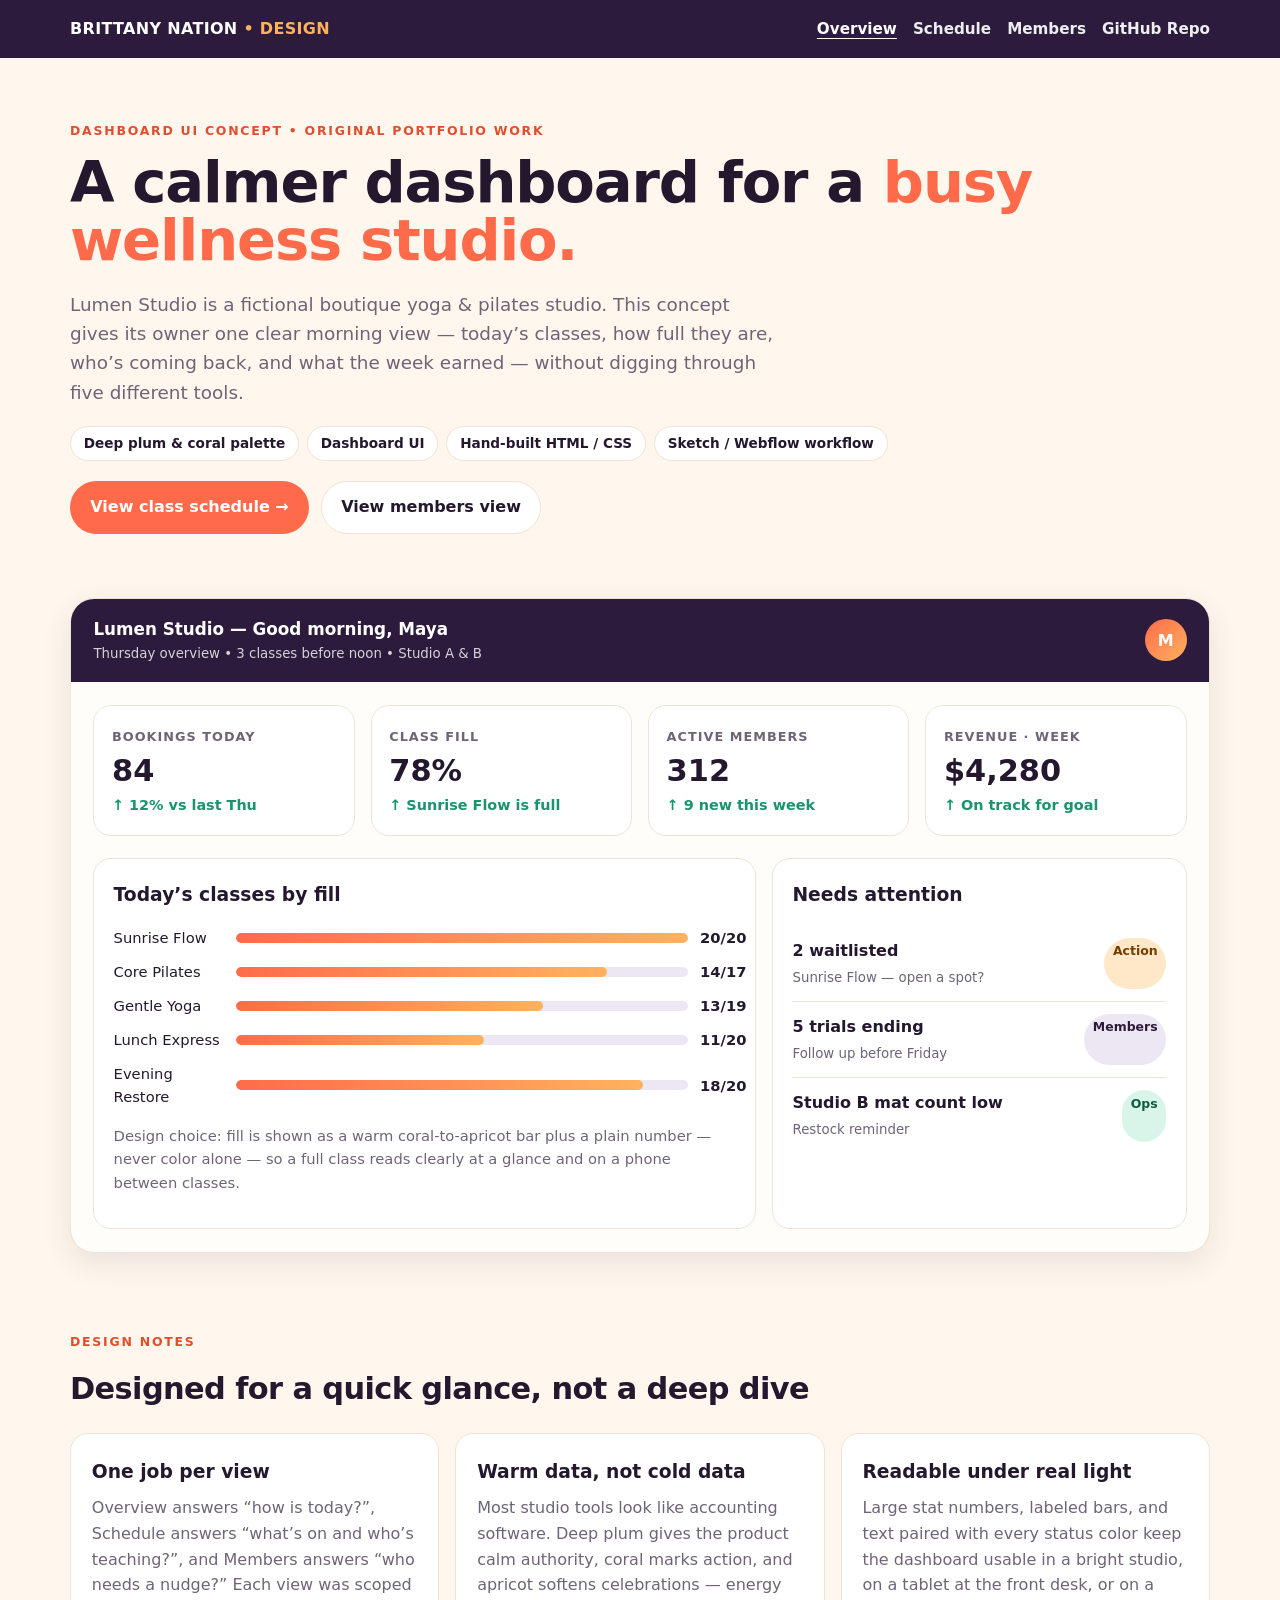
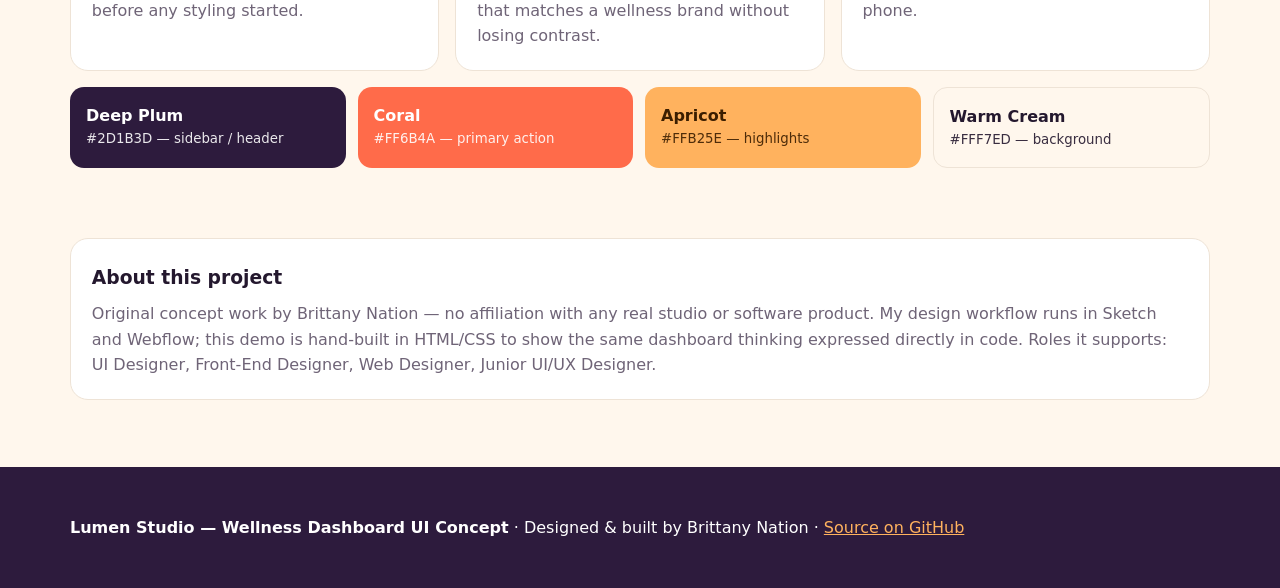
<file: index.html>
<!doctype html>
<html lang="en">
<head>
<meta charset="utf-8">
<meta name="viewport" content="width=device-width, initial-scale=1">
<title>Lumen Studio — Wellness Dashboard UI Concept | Brittany Nation</title>
<meta name="description" content="Lumen Studio is an original dashboard UI concept for a boutique yoga and pilates studio: bookings, class fill, members, and revenue at a glance, in a deep plum and coral palette.">
<meta property="og:type" content="website">
<meta property="og:title" content="Lumen Studio — Wellness Dashboard UI Concept | Brittany Nation">
<meta property="og:description" content="An original dashboard UI concept for a boutique wellness studio — overview, schedule, and members views in deep plum & coral. Designed by Brittany Nation (Sketch / Webflow workflow, hand-built HTML/CSS).">
<meta property="og:url" content="https://brittanynation.github.io/wellness-dashboard-ui/">
<meta property="og:image" content="https://brittanynation.github.io/wellness-dashboard-ui/og-image.png">
<meta property="og:image:width" content="1200">
<meta property="og:image:height" content="627">
<meta name="twitter:card" content="summary_large_image">
<meta name="twitter:title" content="Lumen Studio — Wellness Dashboard UI Concept | Brittany Nation">
<meta name="twitter:description" content="Dashboard UI concept for a boutique yoga & pilates studio. Deep plum & coral. Original portfolio work by Brittany Nation.">
<meta name="twitter:image" content="https://brittanynation.github.io/wellness-dashboard-ui/og-image.png">
<link rel="stylesheet" href="styles.css">
</head>
<body>
<a class="skip" href="#main">Skip to content</a>
<header class="topbar"><div class="wrap"><div class="brand">BRITTANY NATION <span>• DESIGN</span></div><nav class="nav" aria-label="Project"><a href="index.html" aria-current="page">Overview</a><a href="schedule.html">Schedule</a><a href="members.html">Members</a><a href="https://github.com/BrittanyNation/wellness-dashboard-ui">GitHub Repo</a></nav></div></header>

<main id="main">
<div class="wrap">
  <section class="hero">
    <p class="eyebrow">Dashboard UI Concept • Original Portfolio Work</p>
    <h1>A calmer dashboard for a <em>busy wellness studio.</em></h1>
    <p class="lede">Lumen Studio is a fictional boutique yoga &amp; pilates studio. This concept gives its owner one clear morning view — today&rsquo;s classes, how full they are, who&rsquo;s coming back, and what the week earned — without digging through five different tools.</p>
    <div class="pills"><span class="pill">Deep plum &amp; coral palette</span><span class="pill">Dashboard UI</span><span class="pill">Hand-built HTML / CSS</span><span class="pill">Sketch / Webflow workflow</span></div>
    <div class="cta-row"><a class="btn btn-primary" href="schedule.html">View class schedule →</a><a class="btn btn-ghost" href="members.html">View members view</a></div>
  </section>

  <!-- Live dashboard preview -->
  <section class="shell" aria-label="Dashboard overview preview">
    <div class="shell-head"><div><strong>Lumen Studio — Good morning, Maya</strong><small>Thursday overview • 3 classes before noon • Studio A &amp; B</small></div><div class="avatar" aria-hidden="true">M</div></div>
    <div class="grid">
      <div class="stat"><label>Bookings today</label><strong>84</strong><span>↑ 12% vs last Thu</span></div>
      <div class="stat"><label>Class fill</label><strong>78%</strong><span>↑ Sunrise Flow is full</span></div>
      <div class="stat"><label>Active members</label><strong>312</strong><span>↑ 9 new this week</span></div>
      <div class="stat"><label>Revenue · week</label><strong>$4,280</strong><span>↑ On track for goal</span></div>
    </div>
    <div class="panel-grid">
      <div class="panel"><h3>Today&rsquo;s classes by fill</h3>
        <div class="bar-row"><span>Sunrise Flow</span><span class="bar"><i style="width:100%"></i></span><b>20/20</b></div>
        <div class="bar-row"><span>Core Pilates</span><span class="bar"><i style="width:82%"></i></span><b>14/17</b></div>
        <div class="bar-row"><span>Gentle Yoga</span><span class="bar"><i style="width:68%"></i></span><b>13/19</b></div>
        <div class="bar-row"><span>Lunch Express</span><span class="bar"><i style="width:55%"></i></span><b>11/20</b></div>
        <div class="bar-row"><span>Evening Restore</span><span class="bar"><i style="width:90%"></i></span><b>18/20</b></div>
        <p style="color:var(--muted);font-size:.92rem">Design choice: fill is shown as a warm coral-to-apricot bar plus a plain number — never color alone — so a full class reads clearly at a glance and on a phone between classes.</p>
      </div>
      <div class="panel"><h3>Needs attention</h3><ul class="list">
        <li><span><strong>2 waitlisted</strong><br><small style="color:var(--muted)">Sunrise Flow — open a spot?</small></span><span class="badge">Action</span></li>
        <li><span><strong>5 trials ending</strong><br><small style="color:var(--muted)">Follow up before Friday</small></span><span class="badge badge-plum">Members</span></li>
        <li><span><strong>Studio B mat count low</strong><br><small style="color:var(--muted)">Restock reminder</small></span><span class="badge badge-green">Ops</span></li>
      </ul></div>
    </div>
  </section>

  <section class="section" aria-labelledby="why-title">
    <p class="eyebrow">Design notes</p><h2 id="why-title">Designed for a quick glance, not a deep dive</h2>
    <div class="cards">
      <article class="card"><h3>One job per view</h3><p>Overview answers &ldquo;how is today?&rdquo;, Schedule answers &ldquo;what&rsquo;s on and who&rsquo;s teaching?&rdquo;, and Members answers &ldquo;who needs a nudge?&rdquo; Each view was scoped before any styling started.</p></article>
      <article class="card"><h3>Warm data, not cold data</h3><p>Most studio tools look like accounting software. Deep plum gives the product calm authority, coral marks action, and apricot softens celebrations — energy that matches a wellness brand without losing contrast.</p></article>
      <article class="card"><h3>Readable under real light</h3><p>Large stat numbers, labeled bars, and text paired with every status color keep the dashboard usable in a bright studio, on a tablet at the front desk, or on a phone.</p></article>
    </div>
    <div class="swatch-row" aria-label="Palette">
      <div class="swatch" style="background:#2d1b3d">Deep Plum<small>#2D1B3D — sidebar / header</small></div>
      <div class="swatch" style="background:#ff6b4a">Coral<small>#FF6B4A — primary action</small></div>
      <div class="swatch" style="background:#ffb25e;color:#3b1e00">Apricot<small>#FFB25E — highlights</small></div>
      <div class="swatch" style="background:#fff7ed;color:#24182e;border:1px solid #eee3d6">Warm Cream<small>#FFF7ED — background</small></div>
    </div>
  </section>

  <section class="section"><div class="card"><h3>About this project</h3><p>Original concept work by Brittany Nation — no affiliation with any real studio or software product. My design workflow runs in Sketch and Webflow; this demo is hand-built in HTML/CSS to show the same dashboard thinking expressed directly in code. Roles it supports: UI Designer, Front-End Designer, Web Designer, Junior UI/UX Designer.</p></div></section>
</div>
</main>
<footer><div class="wrap"><p><strong>Lumen Studio — Wellness Dashboard UI Concept</strong> · Designed &amp; built by Brittany Nation · <a href="https://github.com/BrittanyNation/wellness-dashboard-ui">Source on GitHub</a></p></div></footer>
</body>
</html>
</file>
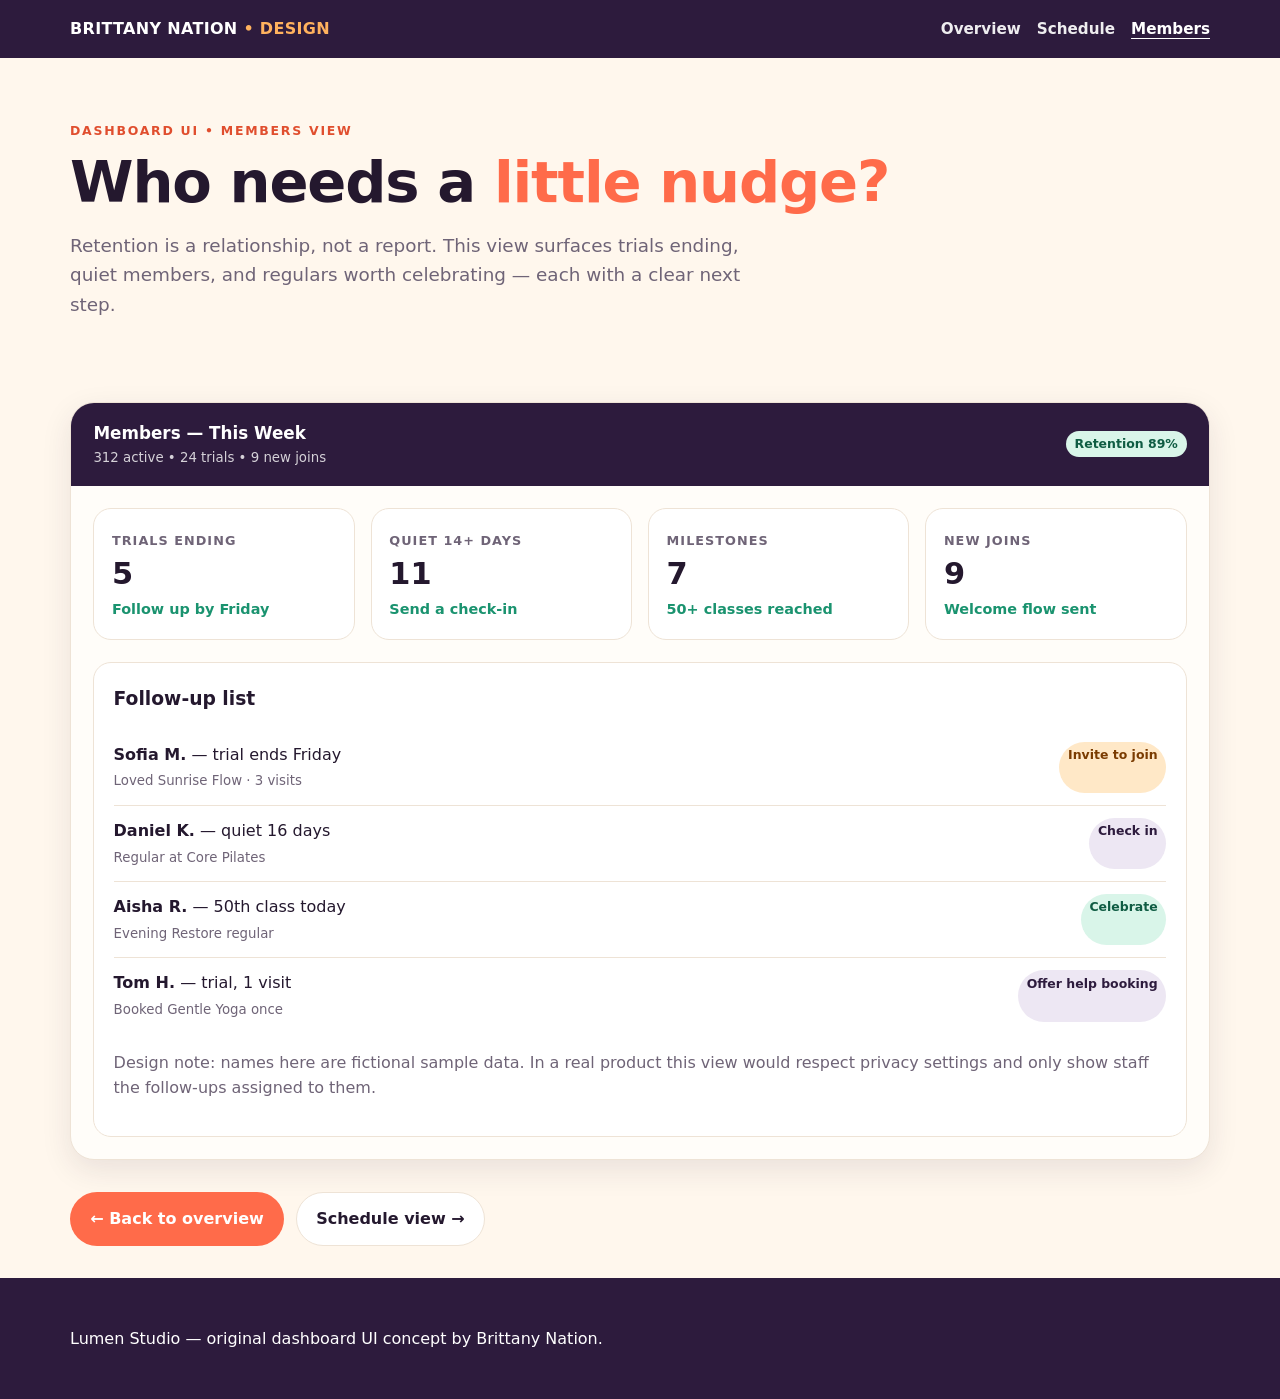
<file: members.html>
<!doctype html>
<html lang="en">
<head>
<meta charset="utf-8"><meta name="viewport" content="width=device-width, initial-scale=1">
<title>Members — Lumen Studio Dashboard UI Concept | Brittany Nation</title>
<meta name="description" content="Members view for the Lumen Studio wellness dashboard UI concept: retention signals, trials ending, and member follow-ups.">
<meta property="og:type" content="website"><meta property="og:title" content="Members — Lumen Studio Dashboard UI Concept">
<meta property="og:description" content="Members view of an original wellness dashboard UI concept in deep plum & coral. By Brittany Nation.">
<meta property="og:url" content="https://brittanynation.github.io/wellness-dashboard-ui/members.html">
<meta property="og:image" content="https://brittanynation.github.io/wellness-dashboard-ui/og-image.png">
<meta name="twitter:card" content="summary_large_image"><meta name="twitter:image" content="https://brittanynation.github.io/wellness-dashboard-ui/og-image.png">
<link rel="stylesheet" href="styles.css">
</head>
<body>
<a class="skip" href="#main">Skip to content</a>
<header class="topbar"><div class="wrap"><div class="brand">BRITTANY NATION <span>• DESIGN</span></div><nav class="nav" aria-label="Project"><a href="index.html">Overview</a><a href="schedule.html">Schedule</a><a href="members.html" aria-current="page">Members</a></nav></div></header>
<main id="main"><div class="wrap">
<section class="hero"><p class="eyebrow">Dashboard UI • Members View</p><h1>Who needs a <em>little nudge?</em></h1><p class="lede">Retention is a relationship, not a report. This view surfaces trials ending, quiet members, and regulars worth celebrating — each with a clear next step.</p></section>
<section class="shell"><div class="shell-head"><div><strong>Members — This Week</strong><small>312 active • 24 trials • 9 new joins</small></div><span class="badge badge-green">Retention 89%</span></div>
<div class="grid">
<div class="stat"><label>Trials ending</label><strong>5</strong><span>Follow up by Friday</span></div>
<div class="stat"><label>Quiet 14+ days</label><strong>11</strong><span>Send a check-in</span></div>
<div class="stat"><label>Milestones</label><strong>7</strong><span>50+ classes reached</span></div>
<div class="stat"><label>New joins</label><strong>9</strong><span>Welcome flow sent</span></div>
</div>
<div style="padding:0 1.4rem 1.4rem"><div class="panel"><h3>Follow-up list</h3><ul class="list">
<li><span><strong>Sofia M.</strong> — trial ends Friday<br><small style="color:var(--muted)">Loved Sunrise Flow · 3 visits</small></span><span class="badge">Invite to join</span></li>
<li><span><strong>Daniel K.</strong> — quiet 16 days<br><small style="color:var(--muted)">Regular at Core Pilates</small></span><span class="badge badge-plum">Check in</span></li>
<li><span><strong>Aisha R.</strong> — 50th class today<br><small style="color:var(--muted)">Evening Restore regular</small></span><span class="badge badge-green">Celebrate</span></li>
<li><span><strong>Tom H.</strong> — trial, 1 visit<br><small style="color:var(--muted)">Booked Gentle Yoga once</small></span><span class="badge badge-plum">Offer help booking</span></li>
</ul><p style="color:var(--muted)">Design note: names here are fictional sample data. In a real product this view would respect privacy settings and only show staff the follow-ups assigned to them.</p></div></div>
</section>
<div class="cta-row"><a class="btn btn-primary" href="index.html">← Back to overview</a><a class="btn btn-ghost" href="schedule.html">Schedule view →</a></div>
</div></main>
<footer><div class="wrap"><p>Lumen Studio — original dashboard UI concept by Brittany Nation.</p></div></footer>
</body></html>
</file>
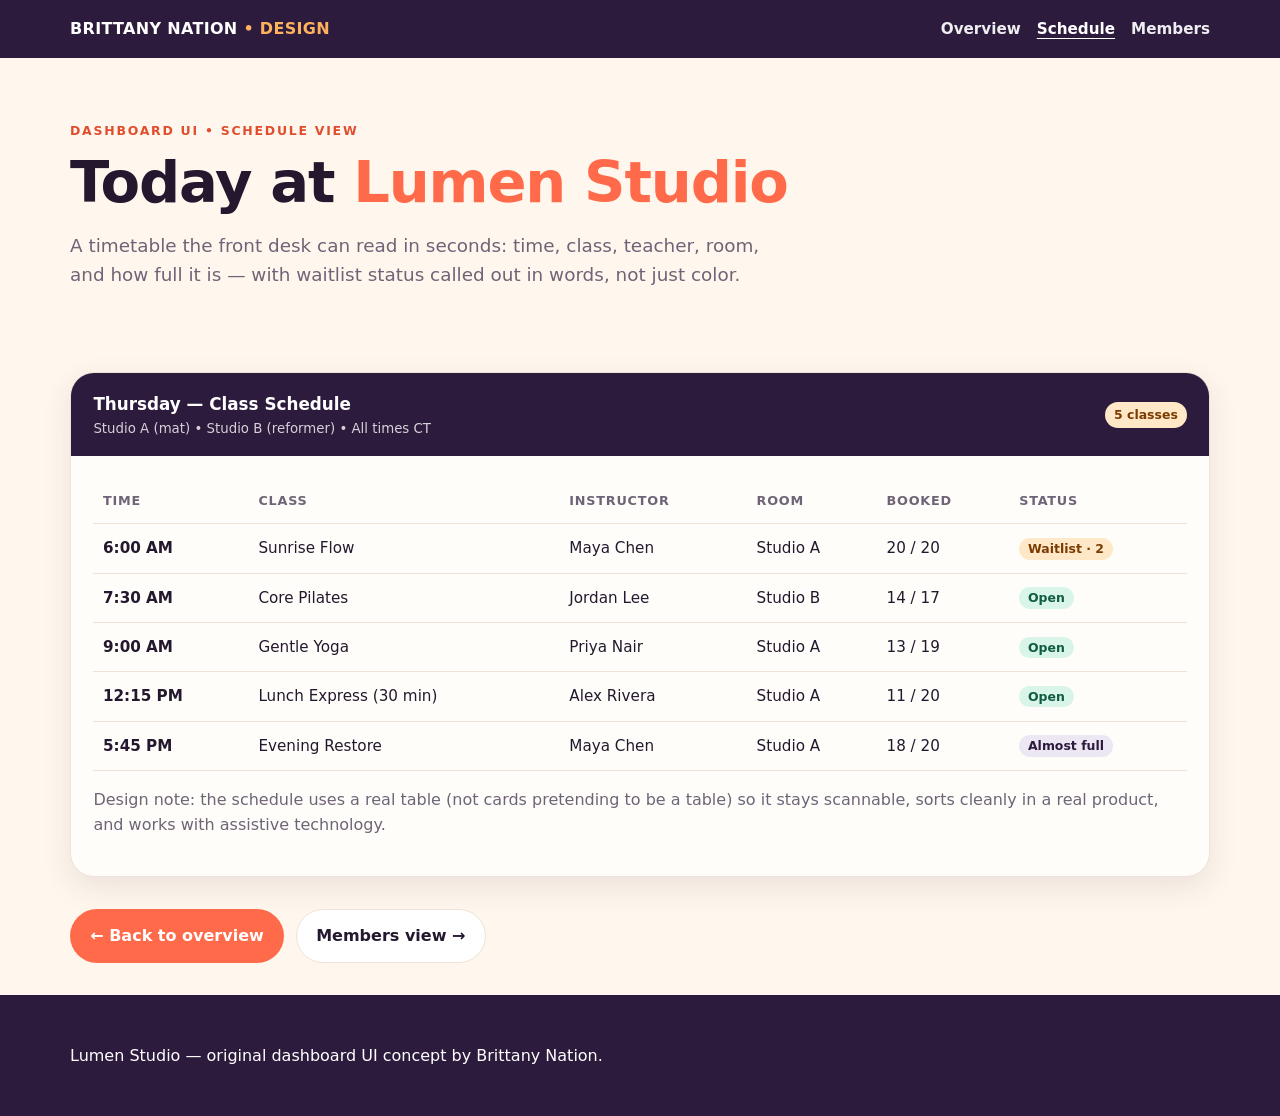
<file: schedule.html>
<!doctype html>
<html lang="en">
<head>
<meta charset="utf-8"><meta name="viewport" content="width=device-width, initial-scale=1">
<title>Schedule — Lumen Studio Dashboard UI Concept | Brittany Nation</title>
<meta name="description" content="Class schedule view for the Lumen Studio wellness dashboard UI concept: today's timetable, instructors, rooms, and fill status.">
<meta property="og:type" content="website"><meta property="og:title" content="Schedule — Lumen Studio Dashboard UI Concept">
<meta property="og:description" content="Schedule view of an original wellness dashboard UI concept in deep plum & coral. By Brittany Nation.">
<meta property="og:url" content="https://brittanynation.github.io/wellness-dashboard-ui/schedule.html">
<meta property="og:image" content="https://brittanynation.github.io/wellness-dashboard-ui/og-image.png">
<meta name="twitter:card" content="summary_large_image"><meta name="twitter:image" content="https://brittanynation.github.io/wellness-dashboard-ui/og-image.png">
<link rel="stylesheet" href="styles.css">
</head>
<body>
<a class="skip" href="#main">Skip to content</a>
<header class="topbar"><div class="wrap"><div class="brand">BRITTANY NATION <span>• DESIGN</span></div><nav class="nav" aria-label="Project"><a href="index.html">Overview</a><a href="schedule.html" aria-current="page">Schedule</a><a href="members.html">Members</a></nav></div></header>
<main id="main"><div class="wrap">
<section class="hero"><p class="eyebrow">Dashboard UI • Schedule View</p><h1>Today at <em>Lumen Studio</em></h1><p class="lede">A timetable the front desk can read in seconds: time, class, teacher, room, and how full it is — with waitlist status called out in words, not just color.</p></section>
<section class="shell"><div class="shell-head"><div><strong>Thursday — Class Schedule</strong><small>Studio A (mat) • Studio B (reformer) • All times CT</small></div><span class="badge">5 classes</span></div>
<div style="padding:1.4rem;overflow-x:auto"><table>
<thead><tr><th>Time</th><th>Class</th><th>Instructor</th><th>Room</th><th>Booked</th><th>Status</th></tr></thead>
<tbody>
<tr><td><strong>6:00 AM</strong></td><td>Sunrise Flow</td><td>Maya Chen</td><td>Studio A</td><td>20 / 20</td><td><span class="badge">Waitlist · 2</span></td></tr>
<tr><td><strong>7:30 AM</strong></td><td>Core Pilates</td><td>Jordan Lee</td><td>Studio B</td><td>14 / 17</td><td><span class="badge badge-green">Open</span></td></tr>
<tr><td><strong>9:00 AM</strong></td><td>Gentle Yoga</td><td>Priya Nair</td><td>Studio A</td><td>13 / 19</td><td><span class="badge badge-green">Open</span></td></tr>
<tr><td><strong>12:15 PM</strong></td><td>Lunch Express (30 min)</td><td>Alex Rivera</td><td>Studio A</td><td>11 / 20</td><td><span class="badge badge-green">Open</span></td></tr>
<tr><td><strong>5:45 PM</strong></td><td>Evening Restore</td><td>Maya Chen</td><td>Studio A</td><td>18 / 20</td><td><span class="badge badge-plum">Almost full</span></td></tr>
</tbody></table>
<p style="color:var(--muted)">Design note: the schedule uses a real table (not cards pretending to be a table) so it stays scannable, sorts cleanly in a real product, and works with assistive technology.</p>
</div></section>
<div class="cta-row"><a class="btn btn-primary" href="index.html">← Back to overview</a><a class="btn btn-ghost" href="members.html">Members view →</a></div>
</div></main>
<footer><div class="wrap"><p>Lumen Studio — original dashboard UI concept by Brittany Nation.</p></div></footer>
</body></html>
</file>
<file: styles.css>
:root{
  --plum:#2d1b3d; --plum-2:#3b244f; --plum-soft:#ede7f3;
  --coral:#ff6b4a; --coral-dark:#e04e2e; --apricot:#ffb25e; --apricot-light:#ffe8c7;
  --cream:#fff7ed; --paper:#fffdf9; --ink:#24182e; --muted:#6f6477; --line:#eee3d6;
  --green:#1a936f; --radius:18px;
  --shadow:0 10px 30px rgba(45,27,61,.10);
}
*{box-sizing:border-box}
body{margin:0;font-family:Inter,system-ui,-apple-system,Segoe UI,Roboto,sans-serif;background:var(--cream);color:var(--ink);line-height:1.6}
a{color:var(--coral-dark)}
.skip{position:absolute;left:-9999px}.skip:focus{left:1rem;top:1rem;background:#fff;padding:.5rem 1rem;z-index:99;border-radius:8px}
/* Portfolio header */
.topbar{background:var(--plum);color:#fff;padding:1rem 0}
.topbar .wrap{display:flex;justify-content:space-between;align-items:center;gap:1rem;flex-wrap:wrap}
.wrap{max-width:1180px;margin:0 auto;padding:0 1.25rem}
.brand{font-weight:800;letter-spacing:.02em}.brand span{color:var(--apricot)}
.nav{display:flex;gap:1rem;flex-wrap:wrap}.nav a{color:#fff;text-decoration:none;font-weight:600;font-size:.95rem;opacity:.92}.nav a:hover,.nav a[aria-current]{opacity:1;text-decoration:underline;text-underline-offset:4px}
.hero{padding:3.2rem 0 2rem}
.eyebrow{letter-spacing:.14em;text-transform:uppercase;font-size:.78rem;font-weight:800;color:var(--coral-dark)}
h1{font-size:clamp(2.2rem,5vw,3.6rem);line-height:1.02;margin:.4rem 0 1rem;letter-spacing:-.02em}
h1 em{color:var(--coral);font-style:normal}
.lede{font-size:1.15rem;color:var(--muted);max-width:44rem}
.pills{display:flex;gap:.5rem;flex-wrap:wrap;margin:1.2rem 0}
.pill{background:#fff;border:1px solid var(--line);padding:.35rem .8rem;border-radius:999px;font-size:.85rem;font-weight:600}
.cta-row{display:flex;gap:.75rem;flex-wrap:wrap;margin-top:1.2rem}
.btn{display:inline-block;padding:.8rem 1.2rem;border-radius:999px;font-weight:700;text-decoration:none;border:1px solid transparent}
.btn-primary{background:var(--coral);color:#fff}.btn-primary:hover{background:var(--coral-dark)}
.btn-ghost{background:#fff;color:var(--ink);border-color:var(--line)}
/* Dashboard shell */
.shell{background:var(--paper);border:1px solid var(--line);border-radius:24px;box-shadow:var(--shadow);overflow:hidden;margin:2rem 0}
.shell-head{background:var(--plum);color:#fff;padding:1.1rem 1.4rem;display:flex;justify-content:space-between;align-items:center;gap:1rem;flex-wrap:wrap}
.shell-head strong{font-size:1.05rem}.shell-head small{opacity:.8;display:block}
.avatar{width:42px;height:42px;border-radius:50%;background:linear-gradient(135deg,var(--coral),var(--apricot));display:grid;place-items:center;font-weight:800;color:#fff}
.grid{display:grid;grid-template-columns:repeat(4,1fr);gap:1rem;padding:1.4rem}
.stat{background:#fff;border:1px solid var(--line);border-radius:var(--radius);padding:1.1rem}
.stat label{font-size:.8rem;letter-spacing:.08em;text-transform:uppercase;color:var(--muted);font-weight:700}
.stat strong{font-size:1.9rem;display:block;line-height:1.1;margin:.3rem 0}
.stat span{font-size:.9rem;color:var(--green);font-weight:700}
.panel-grid{display:grid;grid-template-columns:1.6fr 1fr;gap:1rem;padding:0 1.4rem 1.4rem}
.panel{background:#fff;border:1px solid var(--line);border-radius:var(--radius);padding:1.2rem}
.panel h3{margin:.1rem 0 1rem}
.bar-row{display:grid;grid-template-columns:110px 1fr 36px;gap:.75rem;align-items:center;margin:.65rem 0;font-size:.92rem}
.bar{height:10px;background:var(--plum-soft);border-radius:999px;overflow:hidden}.bar i{display:block;height:100%;border-radius:999px;background:linear-gradient(90deg,var(--coral),var(--apricot))}
.list{list-style:none;padding:0;margin:0}.list li{display:flex;justify-content:space-between;gap:1rem;padding:.75rem 0;border-bottom:1px solid var(--line)}.list li:last-child{border:0}
.badge{font-size:.78rem;font-weight:800;padding:.2rem .55rem;border-radius:999px;background:var(--apricot-light);color:#7a3b00;white-space:nowrap}
.badge-green{background:#d9f5e9;color:#0f5c43}.badge-plum{background:var(--plum-soft);color:var(--plum)}
table{width:100%;border-collapse:collapse;font-size:.95rem}th,td{text-align:left;padding:.75rem .6rem;border-bottom:1px solid var(--line)}th{font-size:.8rem;letter-spacing:.06em;text-transform:uppercase;color:var(--muted)}
/* Sections */
.section{padding:2.2rem 0}.section h2{font-size:1.9rem;margin:.2rem 0 .6rem;letter-spacing:-.02em}
.cards{display:grid;grid-template-columns:repeat(3,1fr);gap:1rem;margin-top:1.2rem}
.card{background:#fff;border:1px solid var(--line);border-radius:var(--radius);padding:1.3rem}
.card h3{margin:.2rem 0 .5rem}.card p{color:var(--muted);margin:0}
.swatch-row{display:flex;gap:.75rem;flex-wrap:wrap;margin-top:1rem}
.swatch{flex:1;min-width:140px;border-radius:14px;padding:1rem;color:#fff;font-weight:700}.swatch small{display:block;font-weight:500;opacity:.9}
footer{background:var(--plum);color:#fff;padding:2rem 0;margin-top:2rem}footer a{color:var(--apricot)}
@media(max-width:900px){.grid{grid-template-columns:repeat(2,1fr)}.panel-grid,.cards{grid-template-columns:1fr}}
@media(max-width:520px){.grid{grid-template-columns:1fr}}
</file>
